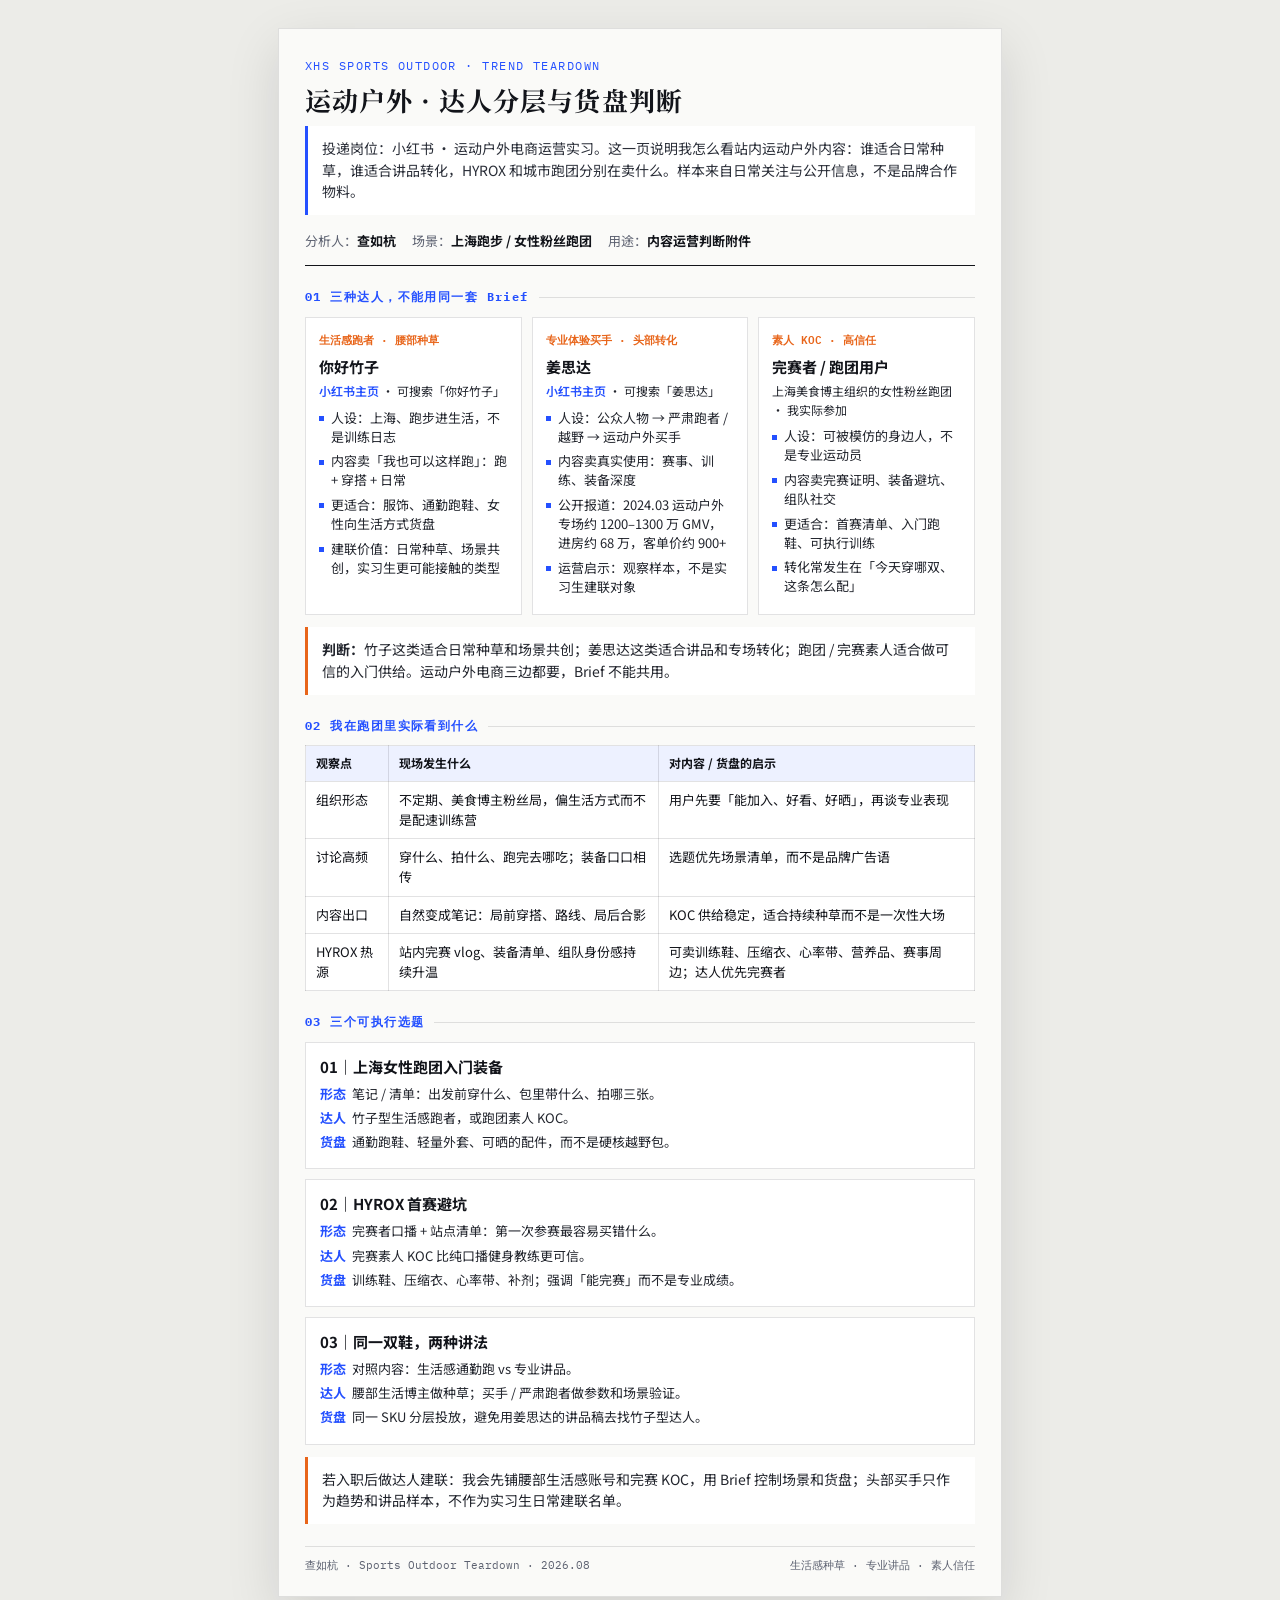
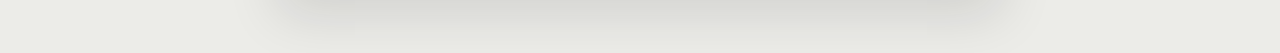
<file: sports-outdoor.html>
<!DOCTYPE html>
<html lang="zh-CN">
<head>
  <meta charset="UTF-8" />
  <meta name="viewport" content="width=device-width, initial-scale=1" />
  <title>查如杭 · 运动户外达人分层与货盘判断</title>
  <meta name="description" content="小红书运动户外电商运营实习附件：达人分层、跑团观察、HYROX 趋势与可执行选题。" />
  <link rel="preconnect" href="https://fonts.googleapis.com" />
  <link rel="preconnect" href="https://fonts.gstatic.com" crossorigin />
  <link href="https://fonts.googleapis.com/css2?family=IBM+Plex+Mono:wght@400;500&family=Noto+Sans+SC:wght@400;500;600;700&family=Noto+Serif+SC:wght@600;700&display=swap" rel="stylesheet" />
  <style>
    :root {
      --ink: #12141a;
      --muted: #5c6170;
      --line: rgba(18, 20, 26, 0.12);
      --blue: #2450ff;
      --orange: #e8651a;
    }
    * { box-sizing: border-box; margin: 0; padding: 0; }
    html, body {
      background: #ecece8;
      color: var(--ink);
      font-family: "Noto Sans SC", "PingFang SC", sans-serif;
      line-height: 1.55;
    }
    a { color: var(--blue); font-weight: 600; text-decoration: none; }
    a:hover { text-decoration: underline; }
    .wrap {
      max-width: 760px;
      margin: 0 auto;
      padding: 28px 18px 56px;
    }
    .sheet {
      background: #fafaf8;
      border: 1px solid var(--line);
      padding: 28px 26px 22px;
      box-shadow: 0 18px 50px rgba(18, 20, 26, 0.12);
    }
    .eyebrow {
      font-family: "IBM Plex Mono", ui-monospace, monospace;
      font-size: 12px;
      letter-spacing: 0.12em;
      color: var(--blue);
      margin-bottom: 8px;
    }
    h1 {
      font-family: "Noto Serif SC", serif;
      font-size: 26px;
      letter-spacing: 0.04em;
      line-height: 1.25;
      margin-bottom: 10px;
    }
    .lead {
      font-size: 14px;
      color: #2a2e38;
      padding: 12px 14px;
      background: #fff;
      border-left: 3px solid var(--blue);
      margin-bottom: 16px;
    }
    .meta {
      display: flex;
      flex-wrap: wrap;
      gap: 8px 16px;
      padding-bottom: 14px;
      margin-bottom: 18px;
      border-bottom: 1.5px solid var(--ink);
      font-size: 13px;
      color: var(--muted);
    }
    .meta strong { color: var(--ink); }
    h2 {
      font-family: "IBM Plex Mono", ui-monospace, monospace;
      font-size: 12px;
      letter-spacing: 0.12em;
      color: var(--blue);
      margin: 22px 0 10px;
      display: flex;
      align-items: center;
      gap: 10px;
    }
    h2::after {
      content: "";
      flex: 1;
      height: 1px;
      background: var(--line);
    }
    p, li { font-size: 14px; color: #22252d; }
    .cards {
      display: grid;
      grid-template-columns: 1fr;
      gap: 10px;
    }
    @media (min-width: 720px) {
      .cards { grid-template-columns: 1fr 1fr 1fr; }
    }
    .card {
      background: #fff;
      border: 1px solid var(--line);
      padding: 12px 13px;
    }
    .card h3 { font-size: 15px; margin-bottom: 4px; }
    .card .tag {
      font-family: "IBM Plex Mono", ui-monospace, monospace;
      font-size: 11px;
      color: var(--orange);
      font-weight: 600;
      margin-bottom: 8px;
    }
    .card ul { list-style: none; }
    .card li {
      position: relative;
      padding-left: 12px;
      margin-bottom: 6px;
      font-size: 13px;
      line-height: 1.45;
    }
    .card li::before {
      content: "";
      position: absolute;
      left: 0;
      top: 0.55em;
      width: 5px;
      height: 5px;
      background: var(--blue);
    }
    table {
      width: 100%;
      border-collapse: collapse;
      font-size: 13px;
      background: #fff;
    }
    th, td {
      border: 1px solid var(--line);
      padding: 8px 10px;
      text-align: left;
      vertical-align: top;
    }
    th {
      background: rgba(36, 80, 255, 0.08);
      font-size: 12px;
    }
    .scroll { overflow-x: auto; -webkit-overflow-scrolling: touch; }
    .note {
      margin-top: 12px;
      padding: 12px 14px;
      background: #fff;
      border-left: 3px solid var(--orange);
      font-size: 14px;
    }
    .topics {
      display: grid;
      gap: 10px;
    }
    .topic {
      background: #fff;
      border: 1px solid var(--line);
      padding: 12px 14px;
    }
    .topic h3 { font-size: 15px; margin-bottom: 6px; }
    .topic p { font-size: 13px; margin-bottom: 4px; }
    .topic p span {
      color: var(--blue);
      font-weight: 700;
      margin-right: 6px;
    }
    footer {
      margin-top: 22px;
      padding-top: 10px;
      border-top: 1px solid var(--line);
      display: flex;
      justify-content: space-between;
      gap: 10px;
      flex-wrap: wrap;
      font-family: "IBM Plex Mono", ui-monospace, monospace;
      font-size: 11px;
      color: var(--muted);
    }
  </style>
</head>
<body>
  <div class="wrap">
    <article class="sheet">
      <p class="eyebrow">XHS SPORTS OUTDOOR · TREND TEARDOWN</p>
      <h1>运动户外 · 达人分层与货盘判断</h1>
      <p class="lead">
        投递岗位：小红书 · 运动户外电商运营实习。这一页说明我怎么看站内运动户外内容：谁适合日常种草，谁适合讲品转化，HYROX 和城市跑团分别在卖什么。样本来自日常关注与公开信息，不是品牌合作物料。
      </p>
      <div class="meta">
        <span>分析人：<strong>查如杭</strong></span>
        <span>场景：<strong>上海跑步 / 女性粉丝跑团</strong></span>
        <span>用途：<strong>内容运营判断附件</strong></span>
      </div>

      <h2>01 三种达人，不能用同一套 Brief</h2>
      <div class="cards">
        <div class="card">
          <div class="tag">生活感跑者 · 腰部种草</div>
          <h3>你好竹子</h3>
          <p style="font-size:12px;margin-bottom:8px;"><a href="https://www.xiaohongshu.com/user/profile/579f4aca82ec3967ddc9c7fa">小红书主页</a> · 可搜索「你好竹子」</p>
          <ul>
            <li>人设：上海、跑步进生活，不是训练日志</li>
            <li>内容卖「我也可以这样跑」：跑 + 穿搭 + 日常</li>
            <li>更适合：服饰、通勤跑鞋、女性向生活方式货盘</li>
            <li>建联价值：日常种草、场景共创，实习生更可能接触的类型</li>
          </ul>
        </div>
        <div class="card">
          <div class="tag">专业体验买手 · 头部转化</div>
          <h3>姜思达</h3>
          <p style="font-size:12px;margin-bottom:8px;"><a href="https://www.xiaohongshu.com/user/profile/5d510ba0000000001103bd0d">小红书主页</a> · 可搜索「姜思达」</p>
          <ul>
            <li>人设：公众人物 → 严肃跑者 / 越野 → 运动户外买手</li>
            <li>内容卖真实使用：赛事、训练、装备深度</li>
            <li>公开报道：2024.03 运动户外专场约 1200–1300 万 GMV，进房约 68 万，客单价约 900+</li>
            <li>运营启示：观察样本，不是实习生建联对象</li>
          </ul>
        </div>
        <div class="card">
          <div class="tag">素人 KOC · 高信任</div>
          <h3>完赛者 / 跑团用户</h3>
          <p style="font-size:12px;margin-bottom:8px;">上海美食博主组织的女性粉丝跑团 · 我实际参加</p>
          <ul>
            <li>人设：可被模仿的身边人，不是专业运动员</li>
            <li>内容卖完赛证明、装备避坑、组队社交</li>
            <li>更适合：首赛清单、入门跑鞋、可执行训练</li>
            <li>转化常发生在「今天穿哪双、这条怎么配」</li>
          </ul>
        </div>
      </div>
      <p class="note">
        <strong>判断：</strong>竹子这类适合日常种草和场景共创；姜思达这类适合讲品和专场转化；跑团 / 完赛素人适合做可信的入门供给。运动户外电商三边都要，Brief 不能共用。
      </p>

      <h2>02 我在跑团里实际看到什么</h2>
      <div class="scroll">
        <table>
          <thead>
            <tr>
              <th>观察点</th>
              <th>现场发生什么</th>
              <th>对内容 / 货盘的启示</th>
            </tr>
          </thead>
          <tbody>
            <tr>
              <td>组织形态</td>
              <td>不定期、美食博主粉丝局，偏生活方式而不是配速训练营</td>
              <td>用户先要「能加入、好看、好晒」，再谈专业表现</td>
            </tr>
            <tr>
              <td>讨论高频</td>
              <td>穿什么、拍什么、跑完去哪吃；装备口口相传</td>
              <td>选题优先场景清单，而不是品牌广告语</td>
            </tr>
            <tr>
              <td>内容出口</td>
              <td>自然变成笔记：局前穿搭、路线、局后合影</td>
              <td>KOC 供给稳定，适合持续种草而不是一次性大场</td>
            </tr>
            <tr>
              <td>HYROX 热源</td>
              <td>站内完赛 vlog、装备清单、组队身份感持续升温</td>
              <td>可卖训练鞋、压缩衣、心率带、营养品、赛事周边；达人优先完赛者</td>
            </tr>
          </tbody>
        </table>
      </div>

      <h2>03 三个可执行选题</h2>
      <div class="topics">
        <div class="topic">
          <h3>01｜上海女性跑团入门装备</h3>
          <p><span>形态</span>笔记 / 清单：出发前穿什么、包里带什么、拍哪三张。</p>
          <p><span>达人</span>竹子型生活感跑者，或跑团素人 KOC。</p>
          <p><span>货盘</span>通勤跑鞋、轻量外套、可晒的配件，而不是硬核越野包。</p>
        </div>
        <div class="topic">
          <h3>02｜HYROX 首赛避坑</h3>
          <p><span>形态</span>完赛者口播 + 站点清单：第一次参赛最容易买错什么。</p>
          <p><span>达人</span>完赛素人 KOC 比纯口播健身教练更可信。</p>
          <p><span>货盘</span>训练鞋、压缩衣、心率带、补剂；强调「能完赛」而不是专业成绩。</p>
        </div>
        <div class="topic">
          <h3>03｜同一双鞋，两种讲法</h3>
          <p><span>形态</span>对照内容：生活感通勤跑 vs 专业讲品。</p>
          <p><span>达人</span>腰部生活博主做种草；买手 / 严肃跑者做参数和场景验证。</p>
          <p><span>货盘</span>同一 SKU 分层投放，避免用姜思达的讲品稿去找竹子型达人。</p>
        </div>
      </div>

      <p class="note">
        若入职后做达人建联：我会先铺腰部生活感账号和完赛 KOC，用 Brief 控制场景和货盘；头部买手只作为趋势和讲品样本，不作为实习生日常建联名单。
      </p>

      <footer>
        <span>查如杭 · Sports Outdoor Teardown · 2026.08</span>
        <span>生活感种草 · 专业讲品 · 素人信任</span>
      </footer>
    </article>
  </div>
</body>
</html>
</file>
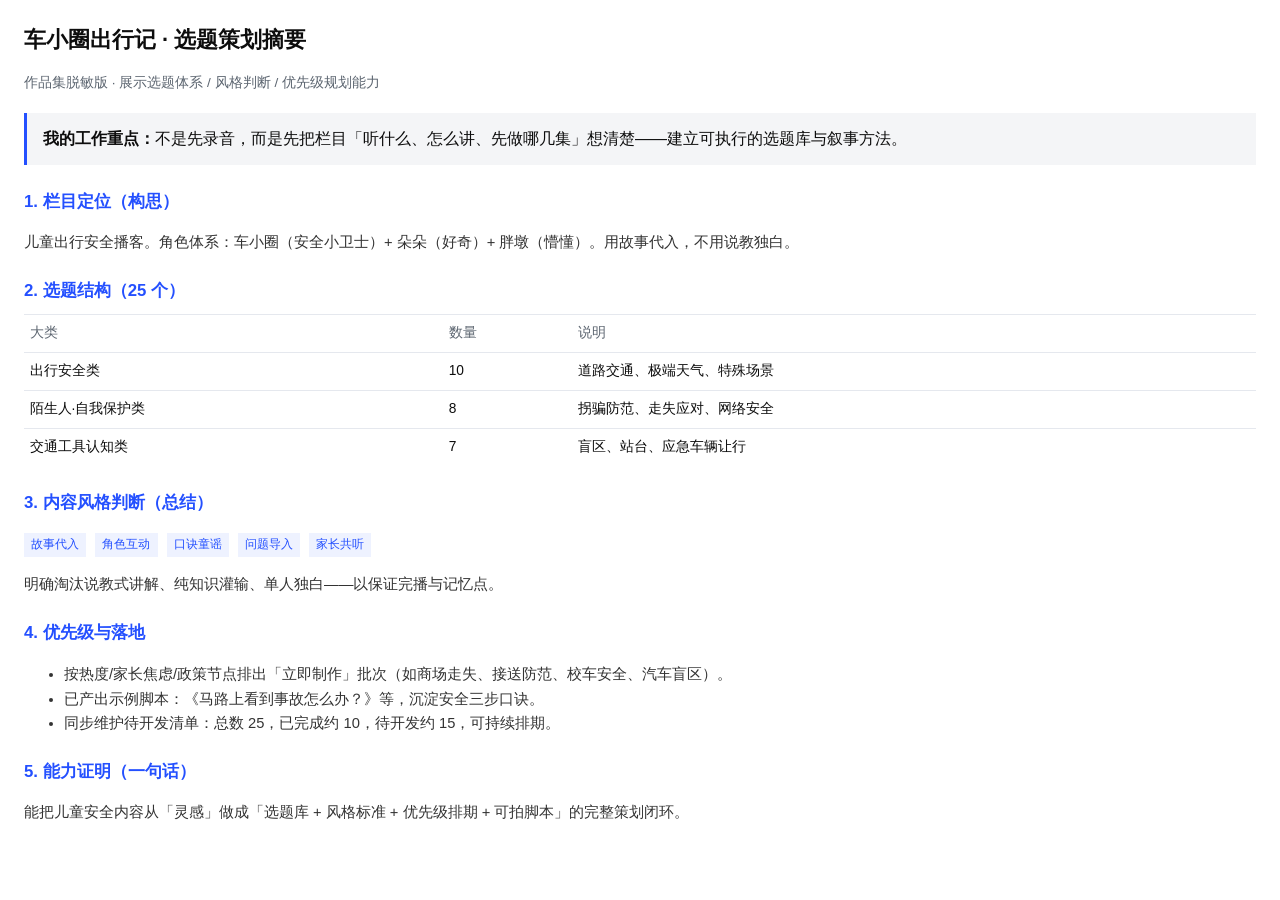
<file: docs/podcast-travel-planning.html>
<!DOCTYPE html>
<html lang="zh-CN">
<head>
  <meta charset="UTF-8" />
  <meta name="viewport" content="width=device-width, initial-scale=1.0" />
  <title>车小圈出行记 · 选题策划摘要</title>
  <style>
    body { margin: 0; padding: 1.4rem 1.5rem 2rem; font-family: "Noto Sans SC", sans-serif; color: #0d0d0d; background: #fff; line-height: 1.65; }
    h1 { margin: 0 0 0.4rem; font-size: 1.35rem; }
    .meta { color: #5c6570; font-size: 0.85rem; margin-bottom: 1.2rem; }
    h2 { margin: 1.4rem 0 0.55rem; font-size: 1.05rem; color: #2450ff; }
    p, li { font-size: 0.92rem; color: #333; }
    table { width: 100%; border-collapse: collapse; font-size: 0.86rem; margin: 0.6rem 0 1rem; }
    th, td { border-top: 1px solid #e5e8ee; padding: 0.45rem 0.35rem; text-align: left; vertical-align: top; }
    th { color: #5c6570; font-weight: 500; }
    .tag { display: inline-block; padding: 0.15rem 0.45rem; background: #eef2ff; color: #2450ff; font-size: 0.75rem; margin-right: 0.3rem; }
    .note { background: #f4f5f7; padding: 0.8rem 1rem; border-left: 3px solid #2450ff; }
  </style>
</head>
<body>
  <h1>车小圈出行记 · 选题策划摘要</h1>
  <p class="meta">作品集脱敏版 · 展示选题体系 / 风格判断 / 优先级规划能力</p>

  <div class="note">
    <strong>我的工作重点：</strong>不是先录音，而是先把栏目「听什么、怎么讲、先做哪几集」想清楚——建立可执行的选题库与叙事方法。
  </div>

  <h2>1. 栏目定位（构思）</h2>
  <p>儿童出行安全播客。角色体系：车小圈（安全小卫士）+ 朵朵（好奇）+ 胖墩（懵懂）。用故事代入，不用说教独白。</p>

  <h2>2. 选题结构（25 个）</h2>
  <table>
    <thead><tr><th>大类</th><th>数量</th><th>说明</th></tr></thead>
    <tbody>
      <tr><td>出行安全类</td><td>10</td><td>道路交通、极端天气、特殊场景</td></tr>
      <tr><td>陌生人·自我保护类</td><td>8</td><td>拐骗防范、走失应对、网络安全</td></tr>
      <tr><td>交通工具认知类</td><td>7</td><td>盲区、站台、应急车辆让行</td></tr>
    </tbody>
  </table>

  <h2>3. 内容风格判断（总结）</h2>
  <p>
    <span class="tag">故事代入</span>
    <span class="tag">角色互动</span>
    <span class="tag">口诀童谣</span>
    <span class="tag">问题导入</span>
    <span class="tag">家长共听</span>
  </p>
  <p>明确淘汰说教式讲解、纯知识灌输、单人独白——以保证完播与记忆点。</p>

  <h2>4. 优先级与落地</h2>
  <ul>
    <li>按热度/家长焦虑/政策节点排出「立即制作」批次（如商场走失、接送防范、校车安全、汽车盲区）。</li>
    <li>已产出示例脚本：《马路上看到事故怎么办？》等，沉淀安全三步口诀。</li>
    <li>同步维护待开发清单：总数 25，已完成约 10，待开发约 15，可持续排期。</li>
  </ul>

  <h2>5. 能力证明（一句话）</h2>
  <p>能把儿童安全内容从「灵感」做成「选题库 + 风格标准 + 优先级排期 + 可拍脚本」的完整策划闭环。</p>
</body>
</html>
</file>
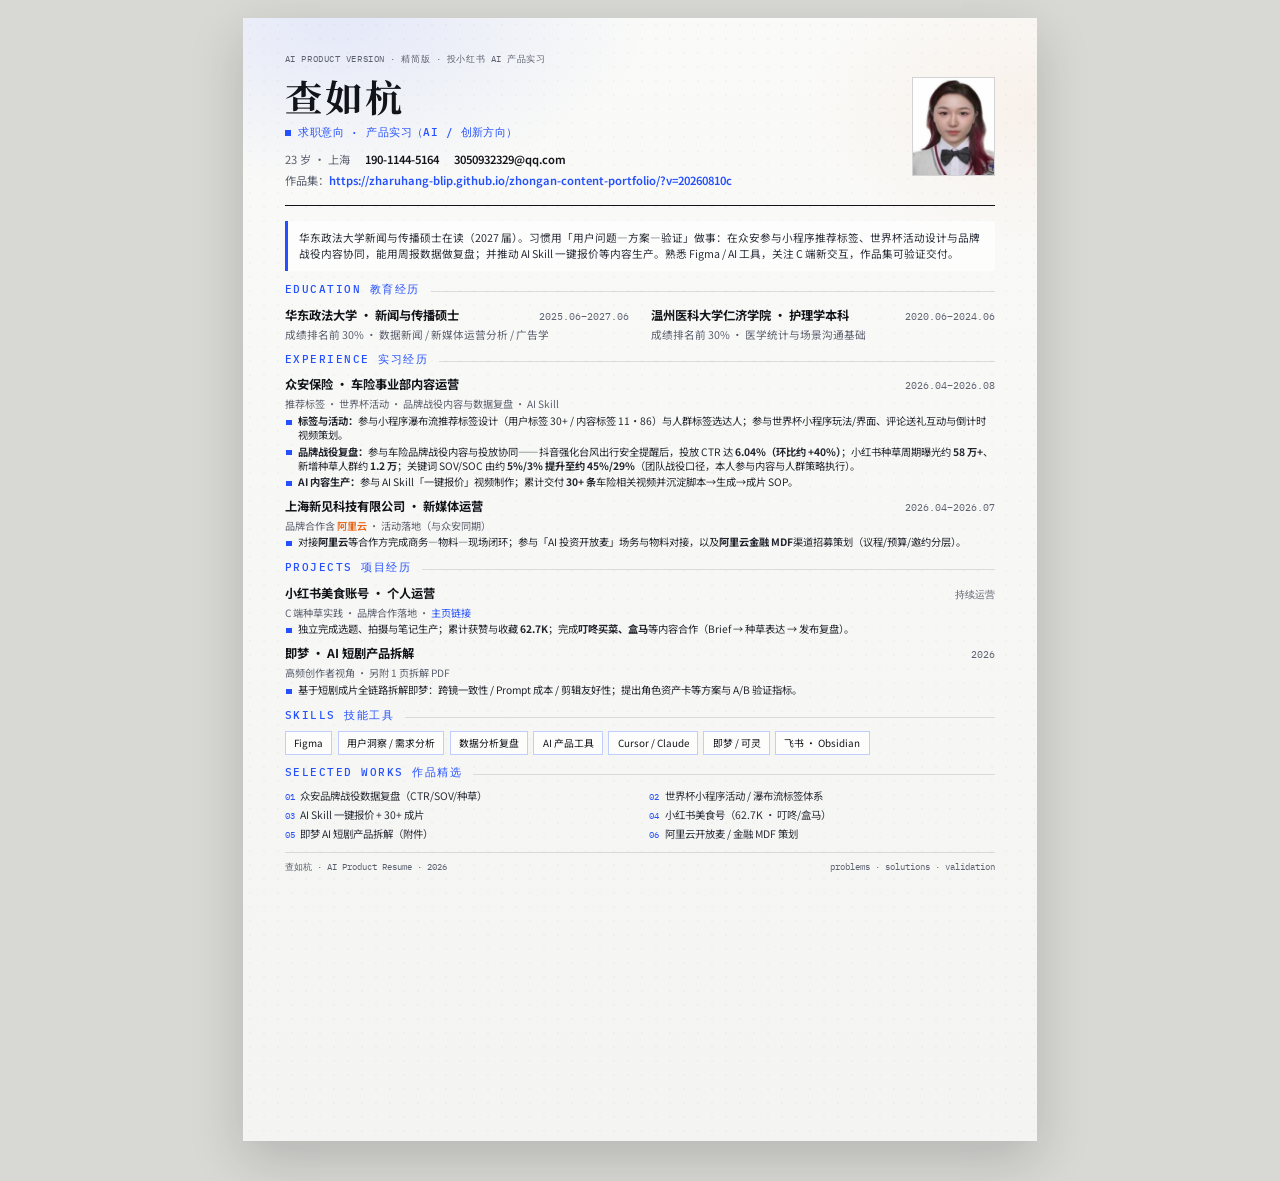
<file: docs/resume/resume-ai-product.html>
<!DOCTYPE html>
<html lang="zh-CN">
<head>
  <meta charset="UTF-8" />
  <meta name="viewport" content="width=device-width, initial-scale=1" />
  <title>查如杭 · AI 产品实习简历</title>
  <link rel="preconnect" href="https://fonts.googleapis.com" />
  <link rel="preconnect" href="https://fonts.gstatic.com" crossorigin />
  <link href="https://fonts.googleapis.com/css2?family=IBM+Plex+Mono:wght@400;500&family=Noto+Sans+SC:wght@400;500;600;700&family=Noto+Serif+SC:wght@600;700&display=swap" rel="stylesheet" />
  <style>
    :root {
      --ink: #12141a;
      --muted: #5c6170;
      --line: rgba(18, 20, 26, 0.12);
      --blue: #2450ff;
      --orange: #e8651a;
      --bg: #f6f6f4;
      --paper: #ffffff;
    }

    * { box-sizing: border-box; margin: 0; padding: 0; }

    @page {
      size: A4;
      margin: 0;
    }

    html, body {
      background: #d8d8d4;
      color: var(--ink);
      font-family: "Noto Sans SC", "PingFang SC", sans-serif;
      -webkit-print-color-adjust: exact;
      print-color-adjust: exact;
    }

    .sheet {
      width: 210mm;
      min-height: 297mm;
      margin: 0 auto;
      background:
        radial-gradient(520px 280px at 12% 0%, rgba(36, 80, 255, 0.1), transparent 60%),
        radial-gradient(420px 260px at 100% 8%, rgba(232, 101, 26, 0.06), transparent 55%),
        linear-gradient(180deg, #fafaf8 0%, #f4f4f2 100%);
      padding: 9mm 11mm 8mm;
      position: relative;
      overflow: hidden;
    }

    .sheet::before {
      content: "";
      position: absolute;
      inset: 0;
      background-image: radial-gradient(circle, rgba(18, 20, 26, 0.08) 1px, transparent 1.2px);
      background-size: 14px 14px;
      opacity: 0.35;
      pointer-events: none;
    }

    .content { position: relative; z-index: 1; }

    header {
      display: grid;
      grid-template-columns: 1fr 22mm;
      gap: 8mm;
      align-items: start;
      padding-bottom: 4.5mm;
      border-bottom: 1.5px solid var(--ink);
      margin-bottom: 4mm;
    }

    .name {
      font-family: "Noto Serif SC", "Songti SC", serif;
      font-size: 28pt;
      font-weight: 700;
      letter-spacing: 0.08em;
      line-height: 1.05;
    }

    .intent {
      margin-top: 2.2mm;
      display: inline-flex;
      align-items: center;
      gap: 2mm;
      font-family: "IBM Plex Mono", ui-monospace, monospace;
      font-size: 8pt;
      letter-spacing: 0.04em;
      color: var(--blue);
      font-weight: 500;
    }

    .intent::before {
      content: "";
      width: 6px;
      height: 6px;
      background: var(--blue);
    }

    .meta {
      margin-top: 2.8mm;
      display: flex;
      flex-wrap: wrap;
      gap: 1.2mm 4mm;
      color: var(--muted);
      font-size: 8.4pt;
      line-height: 1.45;
    }

    .meta strong {
      color: var(--ink);
      font-weight: 600;
    }

    .photo {
      width: 22mm;
      height: 26mm;
      object-fit: cover;
      border: 1px solid var(--line);
      background: #eee;
    }

    .summary {
      margin-bottom: 3mm;
      padding: 2.4mm 3mm;
      background: rgba(255, 255, 255, 0.72);
      border-left: 3px solid var(--blue);
      font-size: 8pt;
      line-height: 1.48;
      color: #2a2e38;
    }

    section { margin-bottom: 2.8mm; }

    .sec-title {
      display: flex;
      align-items: baseline;
      gap: 3mm;
      margin-bottom: 2.2mm;
      font-family: "IBM Plex Mono", monospace;
      font-size: 8pt;
      letter-spacing: 0.14em;
      text-transform: uppercase;
      color: var(--blue);
      font-weight: 500;
    }

    .sec-title::after {
      content: "";
      flex: 1;
      height: 1px;
      background: var(--line);
      transform: translateY(-1px);
    }

    .edu-row, .job-head {
      display: flex;
      justify-content: space-between;
      align-items: baseline;
      gap: 4mm;
      margin-bottom: 0.8mm;
    }

    .edu-row strong, .job-head strong {
      font-size: 9.2pt;
      font-weight: 700;
    }

    .sub {
      color: var(--muted);
      font-size: 8pt;
    }

    .date {
      font-family: "IBM Plex Mono", monospace;
      font-size: 7.6pt;
      color: var(--muted);
      white-space: nowrap;
    }

    .edu-grid {
      display: grid;
      grid-template-columns: 1fr 1fr;
      gap: 2mm 6mm;
    }

    .job { margin-bottom: 2mm; }

    .job:last-child { margin-bottom: 0; }

    .role-line {
      font-size: 7.6pt;
      color: var(--muted);
      margin-bottom: 0.7mm;
    }

    .role-line em {
      font-style: normal;
      color: var(--orange);
      font-weight: 600;
    }

    ul {
      padding-left: 3.6mm;
      list-style: none;
    }

    li {
      position: relative;
      font-size: 7.7pt;
      line-height: 1.4;
      margin-bottom: 0.45mm;
      color: #22252d;
    }

    li::before {
      content: "";
      position: absolute;
      left: -3.2mm;
      top: 0.55em;
      width: 1.4mm;
      height: 1.4mm;
      background: var(--blue);
    }

    .tag-row {
      display: flex;
      flex-wrap: wrap;
      gap: 1.4mm;
    }

    .tag {
      font-size: 7.4pt;
      padding: 1mm 2.2mm;
      border: 1px solid rgba(36, 80, 255, 0.28);
      background: rgba(255, 255, 255, 0.75);
      color: var(--ink);
    }

    .works {
      display: grid;
      grid-template-columns: 1fr 1fr;
      gap: 1.2mm 5mm;
      font-size: 7.8pt;
      line-height: 1.4;
      color: #2a2e38;
    }

    .works span {
      font-family: "IBM Plex Mono", monospace;
      color: var(--blue);
      font-size: 7pt;
      margin-right: 1.5mm;
    }

    footer {
      margin-top: 2mm;
      padding-top: 2mm;
      border-top: 1px solid var(--line);
      display: flex;
      justify-content: space-between;
      font-family: "IBM Plex Mono", monospace;
      font-size: 6.8pt;
      color: var(--muted);
    }

    .version-note {
      margin-bottom: 3mm;
      font-family: "IBM Plex Mono", monospace;
      font-size: 7pt;
      color: var(--muted);
      letter-spacing: 0.06em;
    }

    @media screen {
      body { padding: 18px 0 40px; }
      .sheet {
        box-shadow: 0 18px 50px rgba(18, 20, 26, 0.18);
      }
    }

    @media print {
      html, body { background: white; }
      .sheet {
        margin: 0;
        box-shadow: none;
        width: 210mm;
        min-height: 297mm;
      }
      .version-note { display: none; }
    }
  </style>
</head>
<body>
  <div class="sheet">
    <div class="content">
      <p class="version-note">AI PRODUCT VERSION · 精简版 · 投小红书 AI 产品实习</p>
      <header>
        <div>
          <h1 class="name">查如杭</h1>
          <div class="intent">求职意向 · 产品实习（AI / 创新方向）</div>
          <div class="meta">
            <span>23 岁 · 上海</span>
            <span><strong>190-1144-5164</strong></span>
            <span><strong>3050932329@qq.com</strong></span>
            <span>作品集：<a href="https://zharuhang-blip.github.io/zhongan-content-portfolio/?v=20260810c" style="color:#2450ff;font-weight:600;text-decoration:none;">https://zharuhang-blip.github.io/zhongan-content-portfolio/?v=20260810c</a></span>
          </div>
        </div>
        <img class="photo" src="photo.png" alt="查如杭" />
      </header>

      <p class="summary">
        华东政法大学新闻与传播硕士在读（2027 届）。习惯用「用户问题—方案—验证」做事：在众安参与小程序推荐标签、世界杯活动设计与品牌战役内容协同，能用周报数据做复盘；并推动 AI Skill 一键报价等内容生产。熟悉 Figma / AI 工具，关注 C 端新交互，作品集可验证交付。
      </p>

      <section>
        <h2 class="sec-title">Education 教育经历</h2>
        <div class="edu-grid">
          <div>
            <div class="edu-row">
              <strong>华东政法大学 · 新闻与传播硕士</strong>
              <span class="date">2025.06–2027.06</span>
            </div>
            <div class="sub">成绩排名前 30% · 数据新闻 / 新媒体运营分析 / 广告学</div>
          </div>
          <div>
            <div class="edu-row">
              <strong>温州医科大学仁济学院 · 护理学本科</strong>
              <span class="date">2020.06–2024.06</span>
            </div>
            <div class="sub">成绩排名前 30% · 医学统计与场景沟通基础</div>
          </div>
        </div>
      </section>

      <section>
        <h2 class="sec-title">Experience 实习经历</h2>

        <article class="job">
          <div class="job-head">
            <strong>众安保险 · 车险事业部内容运营</strong>
            <span class="date">2026.04–2026.08</span>
          </div>
          <div class="role-line">推荐标签 · 世界杯活动 · 品牌战役内容与数据复盘 · AI Skill</div>
          <ul>
            <li><strong>标签与活动：</strong>参与小程序瀑布流推荐标签设计（用户标签 30+ / 内容标签 11·86）与人群标签选达人；参与世界杯小程序玩法/界面、评论送礼互动与倒计时视频策划。</li>
            <li><strong>品牌战役复盘：</strong>参与车险品牌战役内容与投放协同——抖音强化台风出行安全提醒后，投放 CTR 达 <strong>6.04%（环比约 +40%）</strong>；小红书种草周期曝光约 <strong>58 万+</strong>、新增种草人群约 <strong>1.2 万</strong>；关键词 SOV/SOC 由约 <strong>5%/3% 提升至约 45%/29%</strong>（团队战役口径，本人参与内容与人群策略执行）。</li>
            <li><strong>AI 内容生产：</strong>参与 AI Skill「一键报价」视频制作；累计交付 <strong>30+ 条</strong>车险相关视频并沉淀脚本→生成→成片 SOP。</li>
          </ul>
        </article>

        <article class="job">
          <div class="job-head">
            <strong>上海新见科技有限公司 · 新媒体运营</strong>
            <span class="date">2026.04–2026.07</span>
          </div>
          <div class="role-line">品牌合作含 <em>阿里云</em> · 活动落地（与众安同期）</div>
          <ul>
            <li>对接<strong>阿里云</strong>等合作方完成商务—物料—现场闭环；参与「AI 投资开放麦」场务与物料对接，以及<strong>阿里云金融 MDF</strong>渠道招募策划（议程/预算/邀约分层）。</li>
          </ul>
        </article>
      </section>

      <section>
        <h2 class="sec-title">Projects 项目经历</h2>
        <article class="job">
          <div class="job-head">
            <strong>小红书美食账号 · 个人运营</strong>
            <span class="date">持续运营</span>
          </div>
          <div class="role-line">C 端种草实践 · 品牌合作落地 · <a href="https://xhslink.cn/m/4VUzsiPZ49E" style="color:#2450ff;text-decoration:none;">主页链接</a></div>
          <ul>
            <li>独立完成选题、拍摄与笔记生产；累计获赞与收藏 <strong>62.7K</strong>；完成<strong>叮咚买菜、盒马</strong>等内容合作（Brief → 种草表达 → 发布复盘）。</li>
          </ul>
        </article>
        <article class="job">
          <div class="job-head">
            <strong>即梦 · AI 短剧产品拆解</strong>
            <span class="date">2026</span>
          </div>
          <div class="role-line">高频创作者视角 · 另附 1 页拆解 PDF</div>
          <ul>
            <li>基于短剧成片全链路拆解即梦：跨镜一致性 / Prompt 成本 / 剪辑友好性；提出角色资产卡等方案与 A/B 验证指标。</li>
          </ul>
        </article>
      </section>

      <section>
        <h2 class="sec-title">Skills 技能工具</h2>
        <div class="tag-row">
          <span class="tag">Figma</span>
          <span class="tag">用户洞察 / 需求分析</span>
          <span class="tag">数据分析复盘</span>
          <span class="tag">AI 产品工具</span>
          <span class="tag">Cursor / Claude</span>
          <span class="tag">即梦 / 可灵</span>
          <span class="tag">飞书 · Obsidian</span>
        </div>
      </section>

      <section>
        <h2 class="sec-title">Selected Works 作品精选</h2>
        <div class="works">
          <div><span>01</span>众安品牌战役数据复盘（CTR/SOV/种草）</div>
          <div><span>02</span>世界杯小程序活动 / 瀑布流标签体系</div>
          <div><span>03</span>AI Skill 一键报价 + 30+ 成片</div>
          <div><span>04</span>小红书美食号（62.7K · 叮咚/盒马）</div>
          <div><span>05</span>即梦 AI 短剧产品拆解（附件）</div>
          <div><span>06</span>阿里云开放麦 / 金融 MDF 策划</div>
        </div>
      </section>

      <footer>
        <span>查如杭 · AI Product Resume · 2026</span>
        <span>problems · solutions · validation</span>
      </footer>
    </div>
  </div>
</body>
</html>
</file>
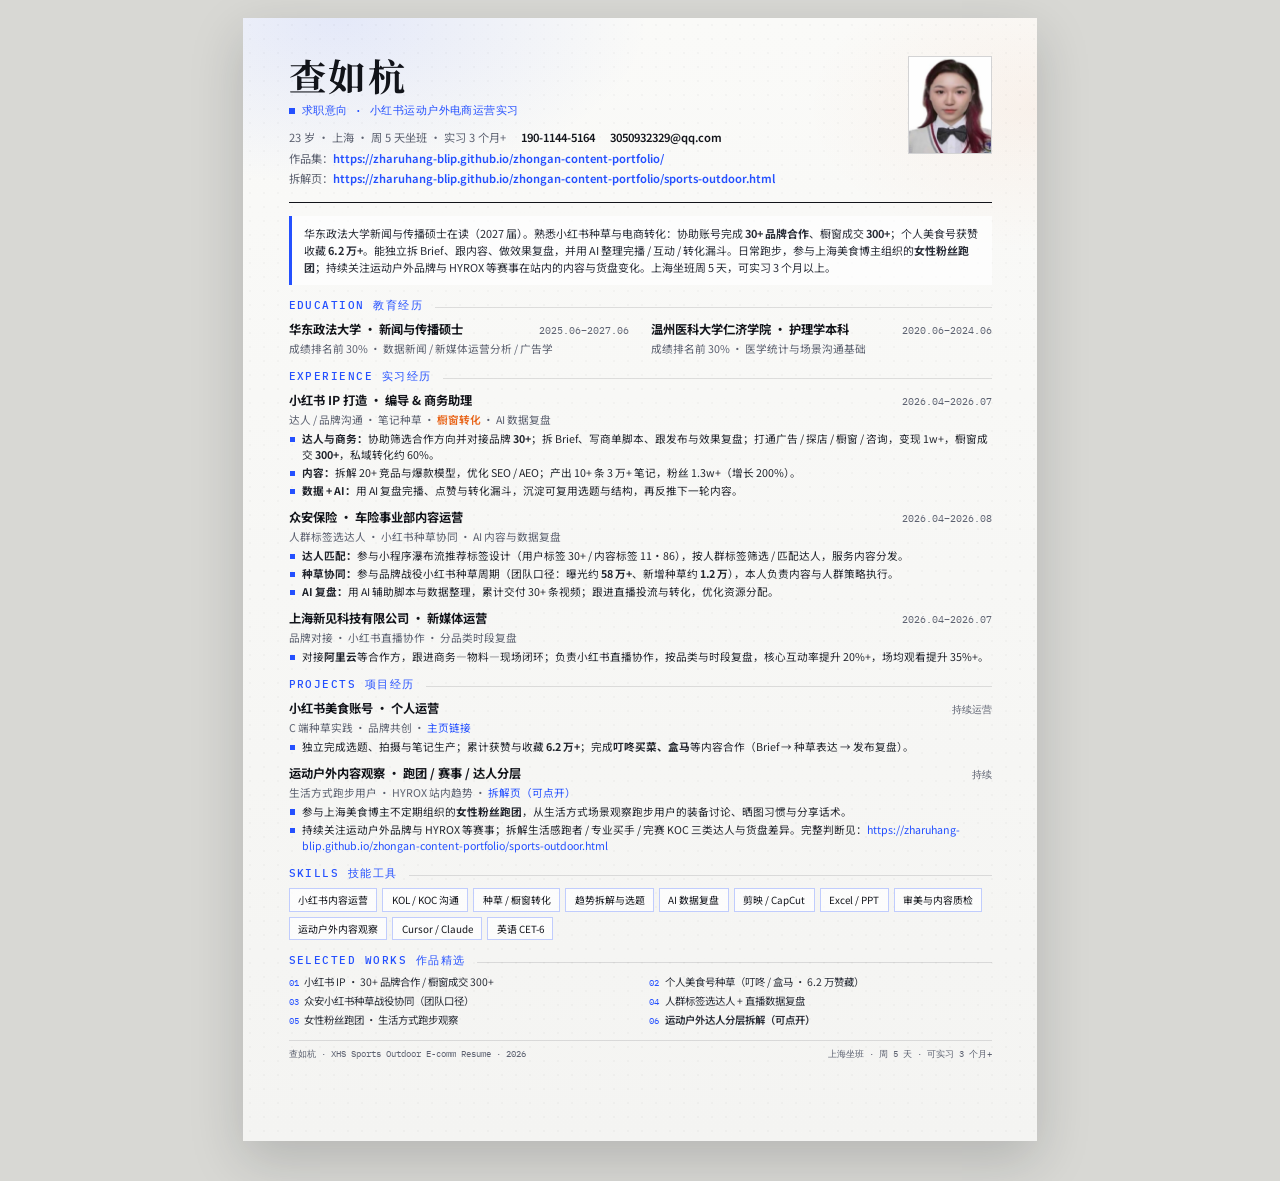
<file: docs/resume/resume-xhs-sports.html>
<!DOCTYPE html>
<html lang="zh-CN">
<head>
  <meta charset="UTF-8" />
  <meta name="viewport" content="width=device-width, initial-scale=1" />
  <title>查如杭 · 小红书运动户外电商运营简历</title>
  <link rel="preconnect" href="https://fonts.googleapis.com" />
  <link rel="preconnect" href="https://fonts.gstatic.com" crossorigin />
  <link href="https://fonts.googleapis.com/css2?family=IBM+Plex+Mono:wght@400;500&family=Noto+Sans+SC:wght@400;500;600;700&family=Noto+Serif+SC:wght@600;700&display=swap" rel="stylesheet" />
  <style>
    :root {
      --ink: #12141a;
      --muted: #5c6170;
      --line: rgba(18, 20, 26, 0.12);
      --blue: #2450ff;
      --orange: #e8651a;
      --bg: #f6f6f4;
      --paper: #ffffff;
    }

    * { box-sizing: border-box; margin: 0; padding: 0; }

    @page {
      size: A4;
      margin: 0;
    }

    html, body {
      background: #d8d8d4;
      color: var(--ink);
      font-family: "Noto Sans SC", "PingFang SC", sans-serif;
      -webkit-print-color-adjust: exact;
      print-color-adjust: exact;
    }

    .sheet {
      width: 210mm;
      min-height: 297mm;
      margin: 0 auto;
      background:
        radial-gradient(520px 280px at 12% 0%, rgba(36, 80, 255, 0.1), transparent 60%),
        radial-gradient(420px 260px at 100% 8%, rgba(232, 101, 26, 0.06), transparent 55%),
        linear-gradient(180deg, #fafaf8 0%, #f4f4f2 100%);
      padding: 10mm 12mm 9mm;
      position: relative;
      overflow: hidden;
    }

    .sheet::before {
      content: "";
      position: absolute;
      inset: 0;
      background-image: radial-gradient(circle, rgba(18, 20, 26, 0.08) 1px, transparent 1.2px);
      background-size: 14px 14px;
      opacity: 0.35;
      pointer-events: none;
    }

    .content { position: relative; z-index: 1; }

    header {
      display: grid;
      grid-template-columns: 1fr 22mm;
      gap: 8mm;
      align-items: start;
      padding-bottom: 4mm;
      border-bottom: 1.5px solid var(--ink);
      margin-bottom: 3.4mm;
    }

    .name {
      font-family: "Noto Serif SC", "Songti SC", serif;
      font-size: 28pt;
      font-weight: 700;
      letter-spacing: 0.08em;
      line-height: 1.05;
    }

    .intent {
      margin-top: 2.2mm;
      display: inline-flex;
      align-items: center;
      gap: 2mm;
      font-family: "IBM Plex Mono", ui-monospace, monospace;
      font-size: 8pt;
      letter-spacing: 0.04em;
      color: var(--blue);
      font-weight: 500;
    }

    .intent::before {
      content: "";
      width: 6px;
      height: 6px;
      background: var(--blue);
    }

    .meta {
      margin-top: 2.6mm;
      display: flex;
      flex-wrap: wrap;
      gap: 1.2mm 4mm;
      color: var(--muted);
      font-size: 8.4pt;
      line-height: 1.45;
    }

    .meta strong {
      color: var(--ink);
      font-weight: 600;
    }

    .photo {
      width: 22mm;
      height: 26mm;
      object-fit: cover;
      border: 1px solid var(--line);
      background: #eee;
    }

    .summary {
      margin-bottom: 3.4mm;
      padding: 2.6mm 3.2mm;
      background: rgba(255, 255, 255, 0.72);
      border-left: 3px solid var(--blue);
      font-size: 8.2pt;
      line-height: 1.52;
      color: #2a2e38;
    }

    section { margin-bottom: 3.2mm; }

    .sec-title {
      display: flex;
      align-items: baseline;
      gap: 3mm;
      margin-bottom: 2mm;
      font-family: "IBM Plex Mono", monospace;
      font-size: 8pt;
      letter-spacing: 0.14em;
      text-transform: uppercase;
      color: var(--blue);
      font-weight: 500;
    }

    .sec-title::after {
      content: "";
      flex: 1;
      height: 1px;
      background: var(--line);
      transform: translateY(-1px);
    }

    .edu-row, .job-head {
      display: flex;
      justify-content: space-between;
      align-items: baseline;
      gap: 4mm;
      margin-bottom: 0.8mm;
    }

    .edu-row strong, .job-head strong {
      font-size: 9.2pt;
      font-weight: 700;
    }

    .sub {
      color: var(--muted);
      font-size: 8pt;
    }

    .date {
      font-family: "IBM Plex Mono", monospace;
      font-size: 7.6pt;
      color: var(--muted);
      white-space: nowrap;
    }

    .edu-grid {
      display: grid;
      grid-template-columns: 1fr 1fr;
      gap: 2mm 6mm;
    }

    .job { margin-bottom: 2.4mm; }

    .job:last-child { margin-bottom: 0; }

    .role-line {
      font-size: 8pt;
      color: var(--muted);
      margin-bottom: 1mm;
    }

    .role-line em {
      font-style: normal;
      color: var(--orange);
      font-weight: 600;
    }

    ul {
      padding-left: 3.6mm;
      list-style: none;
    }

    li {
      position: relative;
      font-size: 8pt;
      line-height: 1.48;
      margin-bottom: 0.65mm;
      color: #22252d;
    }

    li::before {
      content: "";
      position: absolute;
      left: -3.2mm;
      top: 0.55em;
      width: 1.4mm;
      height: 1.4mm;
      background: var(--blue);
    }

    .tag-row {
      display: flex;
      flex-wrap: wrap;
      gap: 1.4mm;
    }

    .tag {
      font-size: 7.4pt;
      padding: 1mm 2.2mm;
      border: 1px solid rgba(36, 80, 255, 0.28);
      background: rgba(255, 255, 255, 0.75);
      color: var(--ink);
    }

    .works {
      display: grid;
      grid-template-columns: 1fr 1fr;
      gap: 1.2mm 5mm;
      font-size: 7.8pt;
      line-height: 1.4;
      color: #2a2e38;
    }

    .works span {
      font-family: "IBM Plex Mono", monospace;
      color: var(--blue);
      font-size: 7pt;
      margin-right: 1.5mm;
    }

    footer {
      margin-top: 1.6mm;
      padding-top: 1.8mm;
      border-top: 1px solid var(--line);
      display: flex;
      justify-content: space-between;
      font-family: "IBM Plex Mono", monospace;
      font-size: 6.8pt;
      color: var(--muted);
    }

    @media screen {
      body { padding: 18px 0 40px; }
      .sheet {
        box-shadow: 0 18px 50px rgba(18, 20, 26, 0.18);
      }
    }

    @media print {
      html, body { background: white; }
      .sheet {
        margin: 0;
        box-shadow: none;
        width: 210mm;
        min-height: 297mm;
      }
    }
  </style>
</head>
<body>
  <div class="sheet">
    <div class="content">
      <header>
        <div>
          <h1 class="name">查如杭</h1>
          <div class="intent">求职意向 · 小红书运动户外电商运营实习</div>
          <div class="meta">
            <span>23 岁 · 上海 · 周 5 天坐班 · 实习 3 个月+</span>
            <span><strong>190-1144-5164</strong></span>
            <span><strong>3050932329@qq.com</strong></span>
            <span>作品集：<a href="https://zharuhang-blip.github.io/zhongan-content-portfolio/" style="color:#2450ff;font-weight:600;text-decoration:none;">https://zharuhang-blip.github.io/zhongan-content-portfolio/</a></span>
            <span>拆解页：<a href="https://zharuhang-blip.github.io/zhongan-content-portfolio/sports-outdoor.html" style="color:#2450ff;font-weight:600;text-decoration:none;">https://zharuhang-blip.github.io/zhongan-content-portfolio/sports-outdoor.html</a></span>
          </div>
        </div>
        <img class="photo" src="photo.png" alt="查如杭" />
      </header>

      <p class="summary">
        华东政法大学新闻与传播硕士在读（2027 届）。熟悉小红书种草与电商转化：协助账号完成 <strong>30+ 品牌合作</strong>、橱窗成交 <strong>300+</strong>；个人美食号获赞收藏 <strong>6.2 万+</strong>。能独立拆 Brief、跟内容、做效果复盘，并用 AI 整理完播 / 互动 / 转化漏斗。日常跑步，参与上海美食博主组织的<strong>女性粉丝跑团</strong>；持续关注运动户外品牌与 HYROX 等赛事在站内的内容与货盘变化。上海坐班周 5 天，可实习 3 个月以上。
      </p>

      <section>
        <h2 class="sec-title">Education 教育经历</h2>
        <div class="edu-grid">
          <div>
            <div class="edu-row">
              <strong>华东政法大学 · 新闻与传播硕士</strong>
              <span class="date">2025.06–2027.06</span>
            </div>
            <div class="sub">成绩排名前 30% · 数据新闻 / 新媒体运营分析 / 广告学</div>
          </div>
          <div>
            <div class="edu-row">
              <strong>温州医科大学仁济学院 · 护理学本科</strong>
              <span class="date">2020.06–2024.06</span>
            </div>
            <div class="sub">成绩排名前 30% · 医学统计与场景沟通基础</div>
          </div>
        </div>
      </section>

      <section>
        <h2 class="sec-title">Experience 实习经历</h2>

        <article class="job">
          <div class="job-head">
            <strong>小红书 IP 打造 · 编导 &amp; 商务助理</strong>
            <span class="date">2026.04–2026.07</span>
          </div>
          <div class="role-line">达人 / 品牌沟通 · 笔记种草 · <em>橱窗转化</em> · AI 数据复盘</div>
          <ul>
            <li><strong>达人与商务：</strong>协助筛选合作方向并对接品牌 <strong>30+</strong>；拆 Brief、写商单脚本、跟发布与效果复盘；打通广告 / 探店 / 橱窗 / 咨询，变现 1w+，橱窗成交 <strong>300+</strong>，私域转化约 60%。</li>
            <li><strong>内容：</strong>拆解 20+ 竞品与爆款模型，优化 SEO / AEO；产出 10+ 条 3 万+ 笔记，粉丝 1.3w+（增长 200%）。</li>
            <li><strong>数据 + AI：</strong>用 AI 复盘完播、点赞与转化漏斗，沉淀可复用选题与结构，再反推下一轮内容。</li>
          </ul>
        </article>

        <article class="job">
          <div class="job-head">
            <strong>众安保险 · 车险事业部内容运营</strong>
            <span class="date">2026.04–2026.08</span>
          </div>
          <div class="role-line">人群标签选达人 · 小红书种草协同 · AI 内容与数据复盘</div>
          <ul>
            <li><strong>达人匹配：</strong>参与小程序瀑布流推荐标签设计（用户标签 30+ / 内容标签 11·86），按人群标签筛选 / 匹配达人，服务内容分发。</li>
            <li><strong>种草协同：</strong>参与品牌战役小红书种草周期（团队口径：曝光约 <strong>58 万+</strong>、新增种草约 <strong>1.2 万</strong>），本人负责内容与人群策略执行。</li>
            <li><strong>AI 复盘：</strong>用 AI 辅助脚本与数据整理，累计交付 30+ 条视频；跟进直播投流与转化，优化资源分配。</li>
          </ul>
        </article>

        <article class="job">
          <div class="job-head">
            <strong>上海新见科技有限公司 · 新媒体运营</strong>
            <span class="date">2026.04–2026.07</span>
          </div>
          <div class="role-line">品牌对接 · 小红书直播协作 · 分品类时段复盘</div>
          <ul>
            <li>对接<strong>阿里云</strong>等合作方，跟进商务—物料—现场闭环；负责小红书直播协作，按品类与时段复盘，核心互动率提升 20%+，场均观看提升 35%+。</li>
          </ul>
        </article>
      </section>

      <section>
        <h2 class="sec-title">Projects 项目经历</h2>
        <article class="job">
          <div class="job-head">
            <strong>小红书美食账号 · 个人运营</strong>
            <span class="date">持续运营</span>
          </div>
          <div class="role-line">C 端种草实践 · 品牌共创 · <a href="https://xhslink.cn/m/4VUzsiPZ49E" style="color:#2450ff;text-decoration:none;">主页链接</a></div>
          <ul>
            <li>独立完成选题、拍摄与笔记生产；累计获赞与收藏 <strong>6.2 万+</strong>；完成<strong>叮咚买菜、盒马</strong>等内容合作（Brief → 种草表达 → 发布复盘）。</li>
          </ul>
        </article>
        <article class="job">
          <div class="job-head">
            <strong>运动户外内容观察 · 跑团 / 赛事 / 达人分层</strong>
            <span class="date">持续</span>
          </div>
          <div class="role-line">生活方式跑步用户 · HYROX 站内趋势 · <a href="https://zharuhang-blip.github.io/zhongan-content-portfolio/sports-outdoor.html" style="color:#2450ff;text-decoration:none;">拆解页（可点开）</a></div>
          <ul>
            <li>参与上海美食博主不定期组织的<strong>女性粉丝跑团</strong>，从生活方式场景观察跑步用户的装备讨论、晒图习惯与分享话术。</li>
            <li>持续关注运动户外品牌与 HYROX 等赛事；拆解生活感跑者 / 专业买手 / 完赛 KOC 三类达人与货盘差异。完整判断见：<a href="https://zharuhang-blip.github.io/zhongan-content-portfolio/sports-outdoor.html" style="color:#2450ff;text-decoration:none;">https://zharuhang-blip.github.io/zhongan-content-portfolio/sports-outdoor.html</a></li>
          </ul>
        </article>
      </section>

      <section>
        <h2 class="sec-title">Skills 技能工具</h2>
        <div class="tag-row">
          <span class="tag">小红书内容运营</span>
          <span class="tag">KOL / KOC 沟通</span>
          <span class="tag">种草 / 橱窗转化</span>
          <span class="tag">趋势拆解与选题</span>
          <span class="tag">AI 数据复盘</span>
          <span class="tag">剪映 / CapCut</span>
          <span class="tag">Excel / PPT</span>
          <span class="tag">审美与内容质检</span>
          <span class="tag">运动户外内容观察</span>
          <span class="tag">Cursor / Claude</span>
          <span class="tag">英语 CET-6</span>
        </div>
      </section>

      <section>
        <h2 class="sec-title">Selected Works 作品精选</h2>
        <div class="works">
          <div><span>01</span>小红书 IP · 30+ 品牌合作 / 橱窗成交 300+</div>
          <div><span>02</span>个人美食号种草（叮咚 / 盒马 · 6.2 万赞藏）</div>
          <div><span>03</span>众安小红书种草战役协同（团队口径）</div>
          <div><span>04</span>人群标签选达人 + 直播数据复盘</div>
          <div><span>05</span>女性粉丝跑团 · 生活方式跑步观察</div>
          <div><span>06</span><a href="https://zharuhang-blip.github.io/zhongan-content-portfolio/sports-outdoor.html" style="color:inherit;font-weight:600;text-decoration:none;">运动户外达人分层拆解（可点开）</a></div>
        </div>
      </section>

      <footer>
        <span>查如杭 · XHS Sports Outdoor E-comm Resume · 2026</span>
        <span>上海坐班 · 周 5 天 · 可实习 3 个月+</span>
      </footer>
    </div>
  </div>
</body>
</html>
</file>
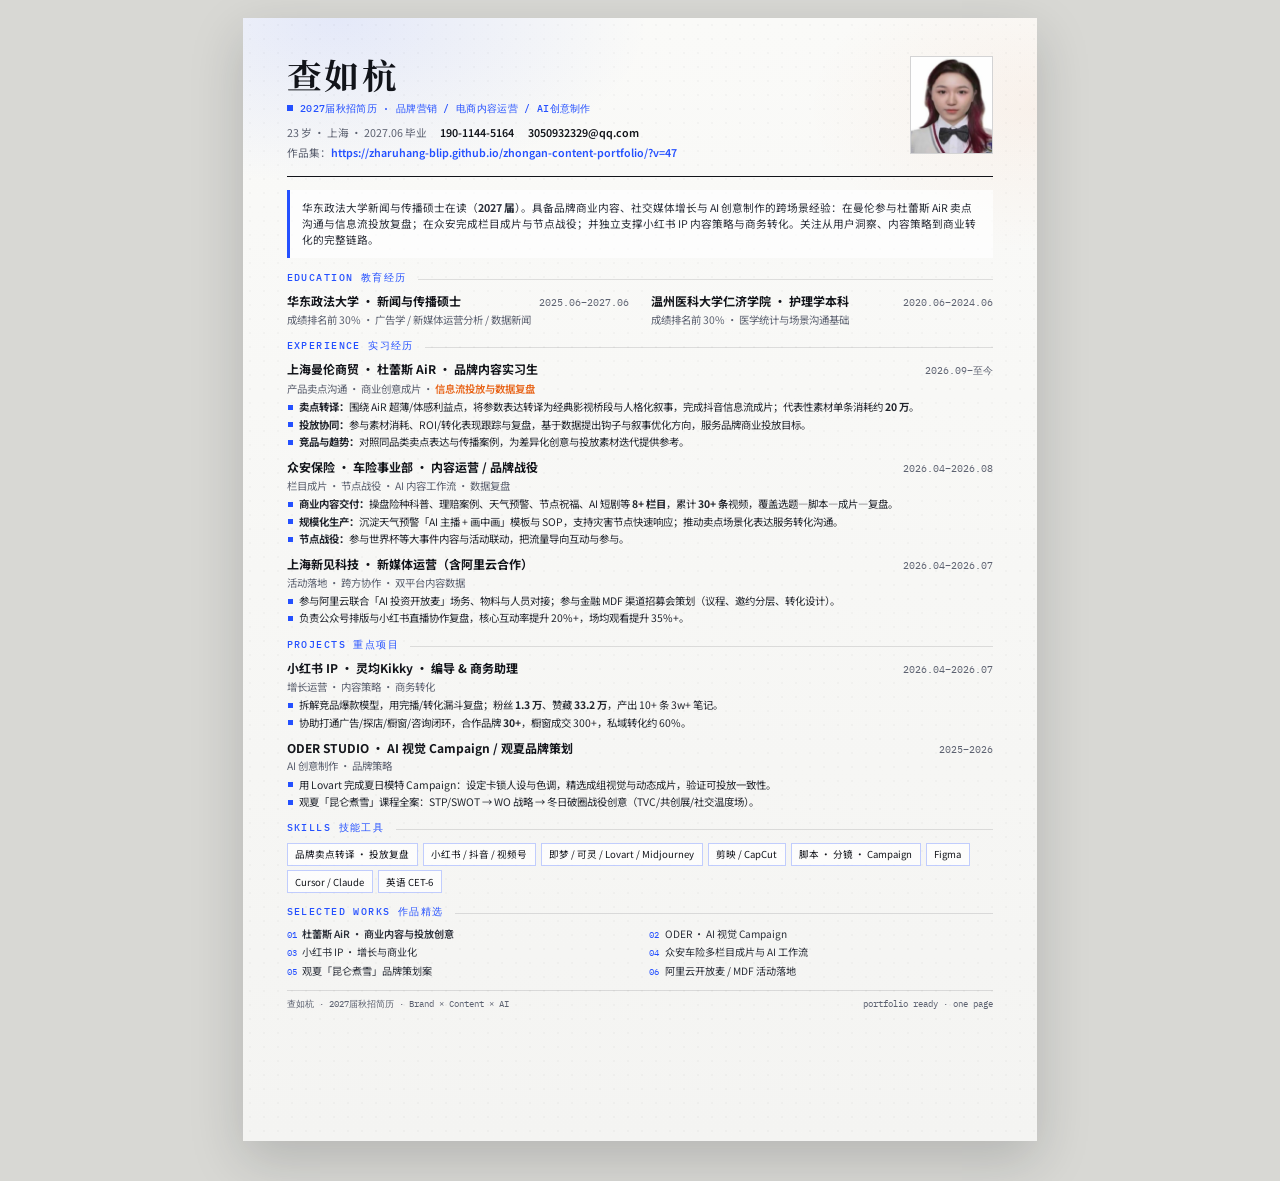
<file: docs/resume/resume.html>
<!DOCTYPE html>
<html lang="zh-CN">
<head>
  <meta charset="UTF-8" />
  <meta name="viewport" content="width=device-width, initial-scale=1" />
  <title>查如杭 · 2027届秋招简历</title>
  <link rel="preconnect" href="https://fonts.googleapis.com" />
  <link rel="preconnect" href="https://fonts.gstatic.com" crossorigin />
  <link href="https://fonts.googleapis.com/css2?family=IBM+Plex+Mono:wght@400;500&family=Noto+Sans+SC:wght@400;500;600;700&family=Noto+Serif+SC:wght@600;700&display=swap" rel="stylesheet" />
  <style>
    :root {
      --ink: #12141a;
      --muted: #5c6170;
      --line: rgba(18, 20, 26, 0.12);
      --blue: #2450ff;
      --orange: #e8651a;
      --bg: #f6f6f4;
      --paper: #ffffff;
    }

    * { box-sizing: border-box; margin: 0; padding: 0; }

    @page {
      size: A4;
      margin: 0;
    }

    html, body {
      background: #d8d8d4;
      color: var(--ink);
      font-family: "Noto Sans SC", "PingFang SC", sans-serif;
      -webkit-print-color-adjust: exact;
      print-color-adjust: exact;
    }

    .sheet {
      width: 210mm;
      min-height: 297mm;
      margin: 0 auto;
      background:
        radial-gradient(520px 280px at 12% 0%, rgba(36, 80, 255, 0.1), transparent 60%),
        radial-gradient(420px 260px at 100% 8%, rgba(232, 101, 26, 0.06), transparent 55%),
        linear-gradient(180deg, #fafaf8 0%, #f4f4f2 100%);
      padding: 10mm 11.5mm 9mm;
      position: relative;
      overflow: hidden;
    }

    .sheet::before {
      content: "";
      position: absolute;
      inset: 0;
      background-image: radial-gradient(circle, rgba(18, 20, 26, 0.08) 1px, transparent 1.2px);
      background-size: 14px 14px;
      opacity: 0.35;
      pointer-events: none;
    }

    .content { position: relative; z-index: 1; }

    header {
      display: grid;
      grid-template-columns: 1fr 22mm;
      gap: 8mm;
      align-items: start;
      padding-bottom: 4mm;
      border-bottom: 1.5px solid var(--ink);
      margin-bottom: 3.5mm;
    }

    .name {
      font-family: "Noto Serif SC", "Songti SC", serif;
      font-size: 26pt;
      font-weight: 700;
      letter-spacing: 0.08em;
      line-height: 1.05;
    }

    .intent {
      margin-top: 2mm;
      display: inline-flex;
      align-items: center;
      gap: 2mm;
      font-family: "IBM Plex Mono", ui-monospace, monospace;
      font-size: 7.8pt;
      letter-spacing: 0.03em;
      color: var(--blue);
      font-weight: 500;
    }

    .intent::before {
      content: "";
      width: 6px;
      height: 6px;
      background: var(--blue);
    }

    .meta {
      margin-top: 2.4mm;
      display: flex;
      flex-wrap: wrap;
      gap: 1.2mm 3.6mm;
      color: var(--muted);
      font-size: 8pt;
      line-height: 1.45;
    }

    .meta strong { color: var(--ink); font-weight: 600; }
    .meta a { color: var(--blue); font-weight: 600; text-decoration: none; word-break: break-all; }

    .photo {
      width: 22mm;
      height: 26mm;
      object-fit: cover;
      border: 1px solid var(--line);
      background: #eee;
    }

    .summary {
      margin-bottom: 3.4mm;
      padding: 2.6mm 3.2mm;
      background: rgba(255, 255, 255, 0.72);
      border-left: 3px solid var(--blue);
      font-size: 8pt;
      line-height: 1.5;
      color: #2a2e38;
    }

    section { margin-bottom: 3.2mm; }

    .sec-title {
      display: flex;
      align-items: baseline;
      gap: 3mm;
      margin-bottom: 2mm;
      font-family: "IBM Plex Mono", monospace;
      font-size: 7.6pt;
      letter-spacing: 0.14em;
      text-transform: uppercase;
      color: var(--blue);
      font-weight: 500;
    }

    .sec-title::after {
      content: "";
      flex: 1;
      height: 1px;
      background: var(--line);
      transform: translateY(-1px);
    }

    .edu-row, .job-head {
      display: flex;
      justify-content: space-between;
      align-items: baseline;
      gap: 4mm;
      margin-bottom: 0.7mm;
    }

    .edu-row strong, .job-head strong {
      font-size: 9pt;
      font-weight: 700;
    }

    .sub {
      color: var(--muted);
      font-size: 7.8pt;
    }

    .date {
      font-family: "IBM Plex Mono", monospace;
      font-size: 7.4pt;
      color: var(--muted);
      white-space: nowrap;
    }

    .edu-grid {
      display: grid;
      grid-template-columns: 1fr 1fr;
      gap: 2mm 6mm;
    }

    .job { margin-bottom: 2.4mm; }
    .job:last-child { margin-bottom: 0; }

    .role-line {
      font-size: 7.8pt;
      color: var(--muted);
      margin-bottom: 0.9mm;
    }

    .role-line em {
      font-style: normal;
      color: var(--orange);
      font-weight: 600;
    }

    ul {
      padding-left: 3.4mm;
      list-style: none;
    }

    li {
      position: relative;
      font-size: 7.8pt;
      line-height: 1.45;
      margin-bottom: 0.6mm;
      color: #22252d;
    }

    li::before {
      content: "";
      position: absolute;
      left: -3.1mm;
      top: 0.55em;
      width: 1.3mm;
      height: 1.3mm;
      background: var(--blue);
    }

    .tag-row {
      display: flex;
      flex-wrap: wrap;
      gap: 1.3mm;
    }

    .tag {
      font-size: 7.2pt;
      padding: 0.9mm 2mm;
      border: 1px solid rgba(36, 80, 255, 0.28);
      background: rgba(255, 255, 255, 0.75);
      color: var(--ink);
    }

    .works {
      display: grid;
      grid-template-columns: 1fr 1fr;
      gap: 1.1mm 5mm;
      font-size: 7.6pt;
      line-height: 1.4;
      color: #2a2e38;
    }

    .works span {
      font-family: "IBM Plex Mono", monospace;
      color: var(--blue);
      font-size: 7pt;
      margin-right: 1.5mm;
    }

    .works a {
      color: inherit;
      font-weight: 600;
      text-decoration: none;
    }

    footer {
      margin-top: 2mm;
      padding-top: 2mm;
      border-top: 1px solid var(--line);
      display: flex;
      justify-content: space-between;
      font-family: "IBM Plex Mono", monospace;
      font-size: 6.6pt;
      color: var(--muted);
    }

    @media screen {
      body { padding: 18px 0 40px; }
      .sheet { box-shadow: 0 18px 50px rgba(18, 20, 26, 0.18); }
    }

    @media print {
      html, body { background: white; }
      .sheet {
        margin: 0;
        box-shadow: none;
        width: 210mm;
        min-height: 297mm;
      }
    }
  </style>
</head>
<body>
  <div class="sheet">
    <div class="content">
      <header>
        <div>
          <h1 class="name">查如杭</h1>
          <div class="intent">2027届秋招简历 · 品牌营销 / 电商内容运营 / AI创意制作</div>
          <div class="meta">
            <span>23 岁 · 上海 · 2027.06 毕业</span>
            <span><strong>190-1144-5164</strong></span>
            <span><strong>3050932329@qq.com</strong></span>
            <span>作品集：<a href="https://zharuhang-blip.github.io/zhongan-content-portfolio/?v=47">https://zharuhang-blip.github.io/zhongan-content-portfolio/?v=47</a></span>
          </div>
        </div>
        <img class="photo" src="photo.png" alt="查如杭" />
      </header>

      <p class="summary">
        华东政法大学新闻与传播硕士在读（<strong>2027 届</strong>）。具备品牌商业内容、社交媒体增长与 AI 创意制作的跨场景经验：在曼伦参与杜蕾斯 AiR 卖点沟通与信息流投放复盘；在众安完成栏目成片与节点战役；并独立支撑小红书 IP 内容策略与商务转化。关注从用户洞察、内容策略到商业转化的完整链路。
      </p>

      <section>
        <h2 class="sec-title">Education 教育经历</h2>
        <div class="edu-grid">
          <div>
            <div class="edu-row">
              <strong>华东政法大学 · 新闻与传播硕士</strong>
              <span class="date">2025.06–2027.06</span>
            </div>
            <div class="sub">成绩排名前 30% · 广告学 / 新媒体运营分析 / 数据新闻</div>
          </div>
          <div>
            <div class="edu-row">
              <strong>温州医科大学仁济学院 · 护理学本科</strong>
              <span class="date">2020.06–2024.06</span>
            </div>
            <div class="sub">成绩排名前 30% · 医学统计与场景沟通基础</div>
          </div>
        </div>
      </section>

      <section>
        <h2 class="sec-title">Experience 实习经历</h2>

        <article class="job">
          <div class="job-head">
            <strong>上海曼伦商贸 · 杜蕾斯 AiR · 品牌内容实习生</strong>
            <span class="date">2026.09–至今</span>
          </div>
          <div class="role-line">产品卖点沟通 · 商业创意成片 · <em>信息流投放与数据复盘</em></div>
          <ul>
            <li><strong>卖点转译：</strong>围绕 AiR 超薄/体感利益点，将参数表达转译为经典影视桥段与人格化叙事，完成抖音信息流成片；代表性素材单条消耗约 <strong>20 万</strong>。</li>
            <li><strong>投放协同：</strong>参与素材消耗、ROI/转化表现跟踪与复盘，基于数据提出钩子与叙事优化方向，服务品牌商业投放目标。</li>
            <li><strong>竞品与趋势：</strong>对照同品类卖点表达与传播案例，为差异化创意与投放素材迭代提供参考。</li>
          </ul>
        </article>

        <article class="job">
          <div class="job-head">
            <strong>众安保险 · 车险事业部 · 内容运营 / 品牌战役</strong>
            <span class="date">2026.04–2026.08</span>
          </div>
          <div class="role-line">栏目成片 · 节点战役 · AI 内容工作流 · 数据复盘</div>
          <ul>
            <li><strong>商业内容交付：</strong>操盘险种科普、理赔案例、天气预警、节点祝福、AI 短剧等 <strong>8+ 栏目</strong>，累计 <strong>30+ 条</strong>视频，覆盖选题—脚本—成片—复盘。</li>
            <li><strong>规模化生产：</strong>沉淀天气预警「AI 主播 + 画中画」模板与 SOP，支持灾害节点快速响应；推动卖点场景化表达服务转化沟通。</li>
            <li><strong>节点战役：</strong>参与世界杯等大事件内容与活动联动，把流量导向互动与参与。</li>
          </ul>
        </article>

        <article class="job">
          <div class="job-head">
            <strong>上海新见科技 · 新媒体运营（含阿里云合作）</strong>
            <span class="date">2026.04–2026.07</span>
          </div>
          <div class="role-line">活动落地 · 跨方协作 · 双平台内容数据</div>
          <ul>
            <li>参与阿里云联合「AI 投资开放麦」场务、物料与人员对接；参与金融 MDF 渠道招募会策划（议程、邀约分层、转化设计）。</li>
            <li>负责公众号排版与小红书直播协作复盘，核心互动率提升 20%+，场均观看提升 35%+。</li>
          </ul>
        </article>
      </section>

      <section>
        <h2 class="sec-title">Projects 重点项目</h2>
        <article class="job">
          <div class="job-head">
            <strong>小红书 IP · 灵均Kikky · 编导 &amp; 商务助理</strong>
            <span class="date">2026.04–2026.07</span>
          </div>
          <div class="role-line">增长运营 · 内容策略 · 商务转化</div>
          <ul>
            <li>拆解竞品爆款模型，用完播/转化漏斗复盘；粉丝 <strong>1.3 万</strong>、赞藏 <strong>33.2 万</strong>，产出 10+ 条 3w+ 笔记。</li>
            <li>协助打通广告/探店/橱窗/咨询闭环，合作品牌 <strong>30+</strong>，橱窗成交 300+，私域转化约 60%。</li>
          </ul>
        </article>
        <article class="job">
          <div class="job-head">
            <strong>ODER STUDIO · AI 视觉 Campaign / 观夏品牌策划</strong>
            <span class="date">2025–2026</span>
          </div>
          <div class="role-line">AI 创意制作 · 品牌策略</div>
          <ul>
            <li>用 Lovart 完成夏日模特 Campaign：设定卡锁人设与色调，精选成组视觉与动态成片，验证可投放一致性。</li>
            <li>观夏「昆仑煮雪」课程全案：STP/SWOT → WO 战略 → 冬日破圈战役创意（TVC/共创展/社交温度场）。</li>
          </ul>
        </article>
      </section>

      <section>
        <h2 class="sec-title">Skills 技能工具</h2>
        <div class="tag-row">
          <span class="tag">品牌卖点转译 · 投放复盘</span>
          <span class="tag">小红书 / 抖音 / 视频号</span>
          <span class="tag">即梦 / 可灵 / Lovart / Midjourney</span>
          <span class="tag">剪映 / CapCut</span>
          <span class="tag">脚本 · 分镜 · Campaign</span>
          <span class="tag">Figma</span>
          <span class="tag">Cursor / Claude</span>
          <span class="tag">英语 CET-6</span>
        </div>
      </section>

      <section>
        <h2 class="sec-title">Selected Works 作品精选</h2>
        <div class="works">
          <div><span>01</span><a href="https://zharuhang-blip.github.io/zhongan-content-portfolio/?v=47">杜蕾斯 AiR · 商业内容与投放创意</a></div>
          <div><span>02</span>ODER · AI 视觉 Campaign</div>
          <div><span>03</span>小红书 IP · 增长与商业化</div>
          <div><span>04</span>众安车险多栏目成片与 AI 工作流</div>
          <div><span>05</span>观夏「昆仑煮雪」品牌策划案</div>
          <div><span>06</span>阿里云开放麦 / MDF 活动落地</div>
        </div>
      </section>

      <footer>
        <span>查如杭 · 2027届秋招简历 · Brand × Content × AI</span>
        <span>portfolio ready · one page</span>
      </footer>
    </div>
  </div>
</body>
</html>
</file>
